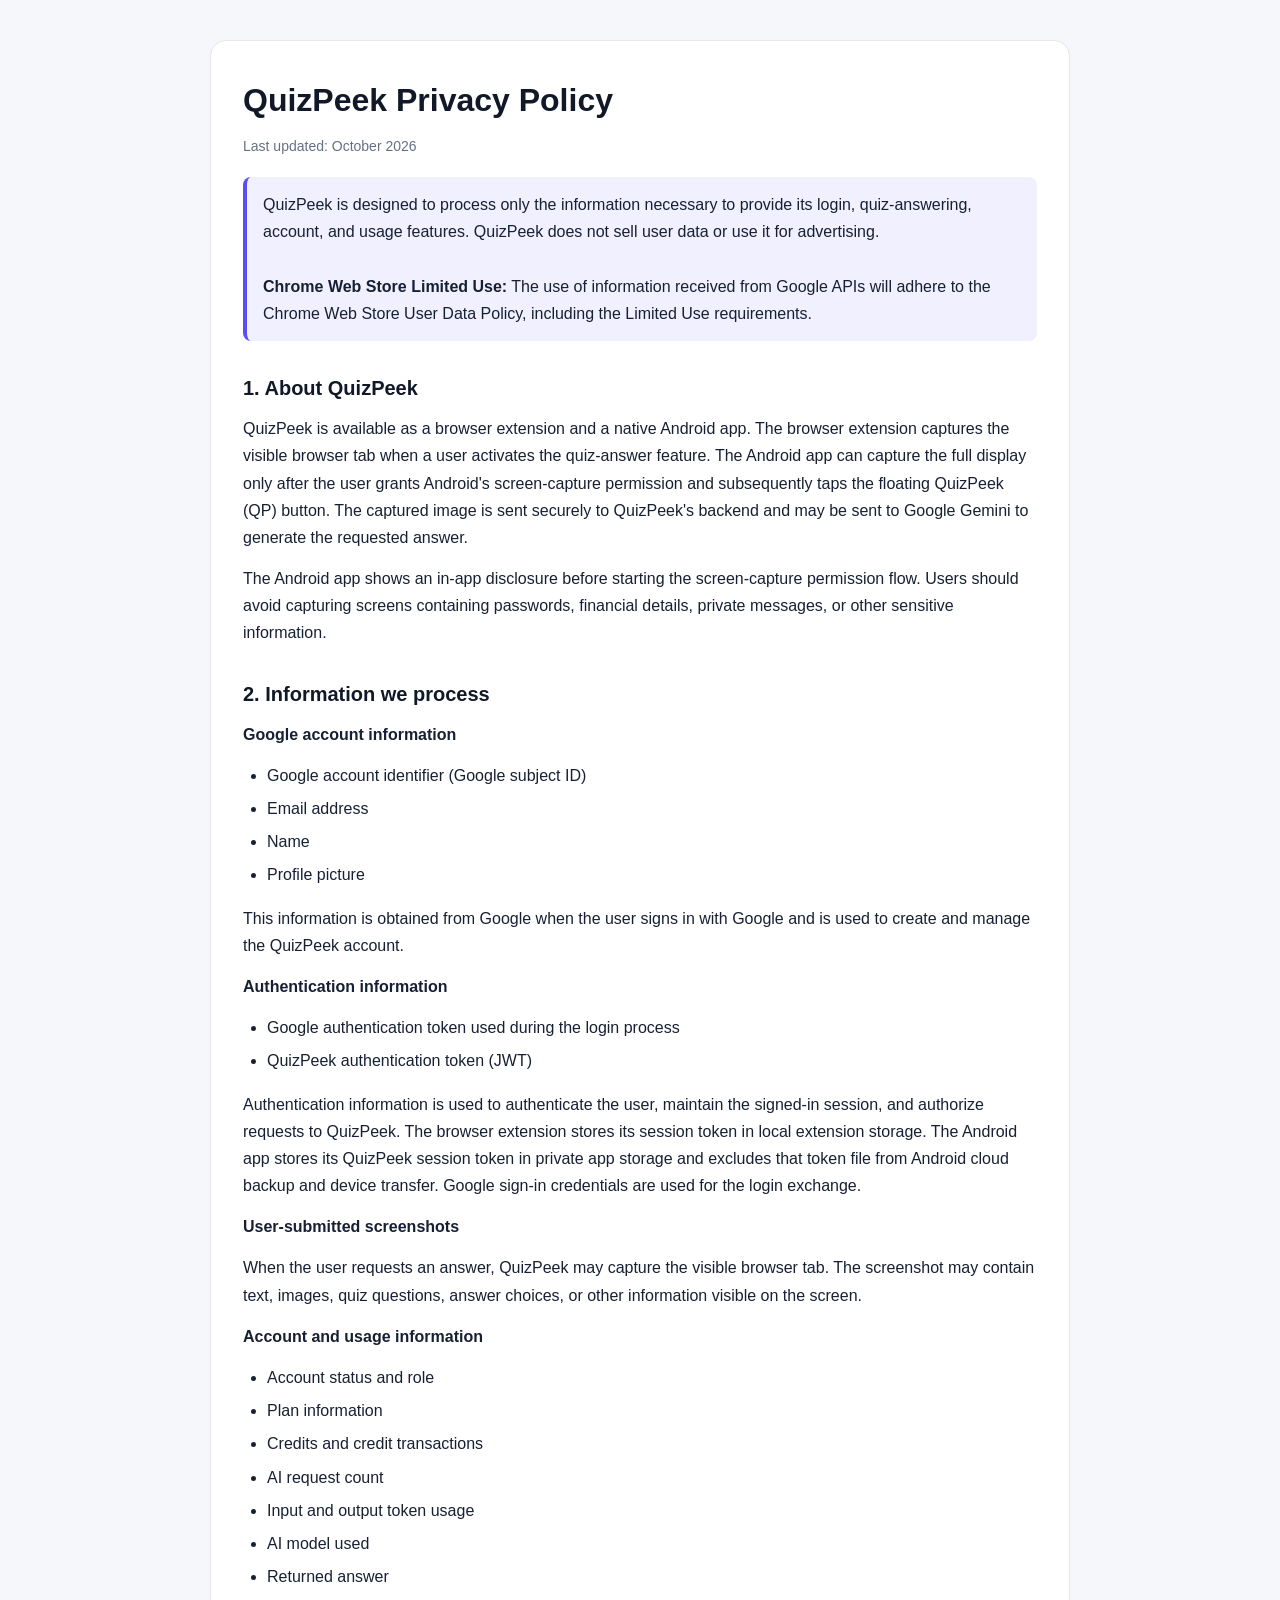
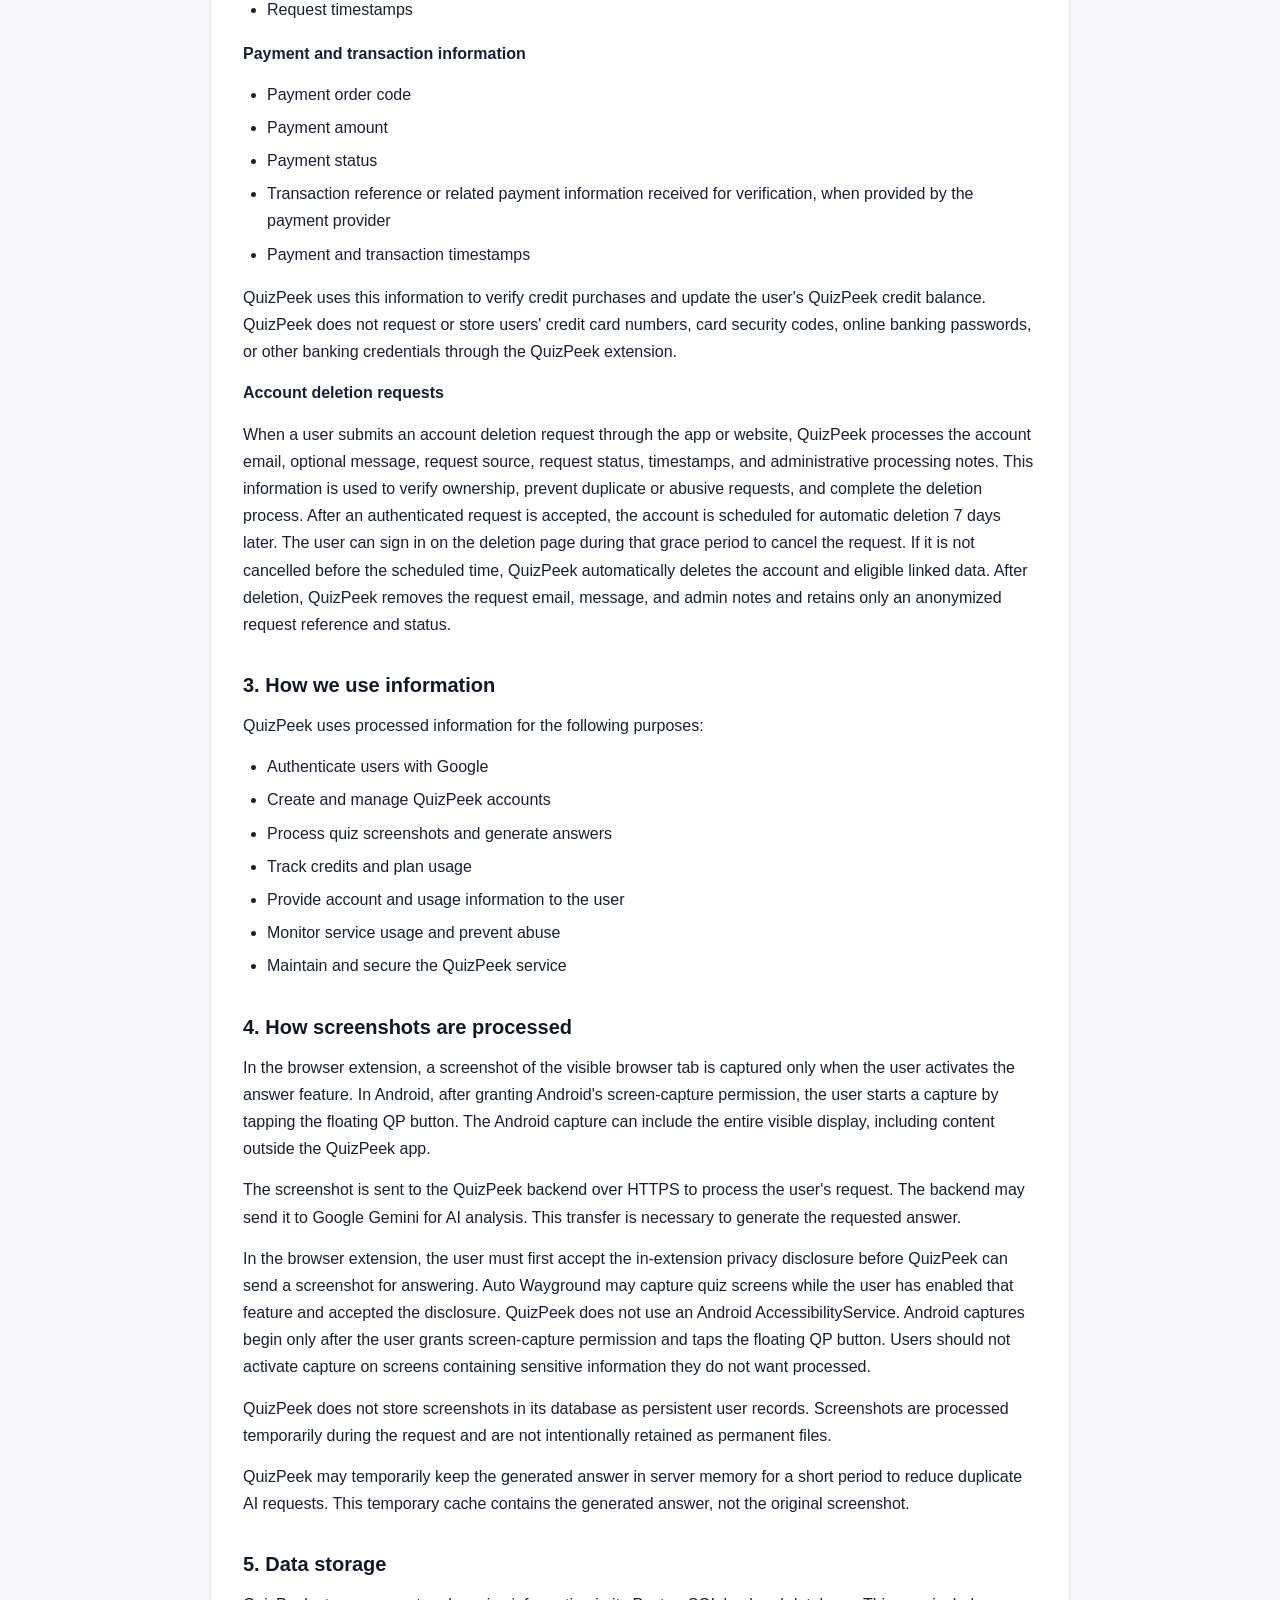
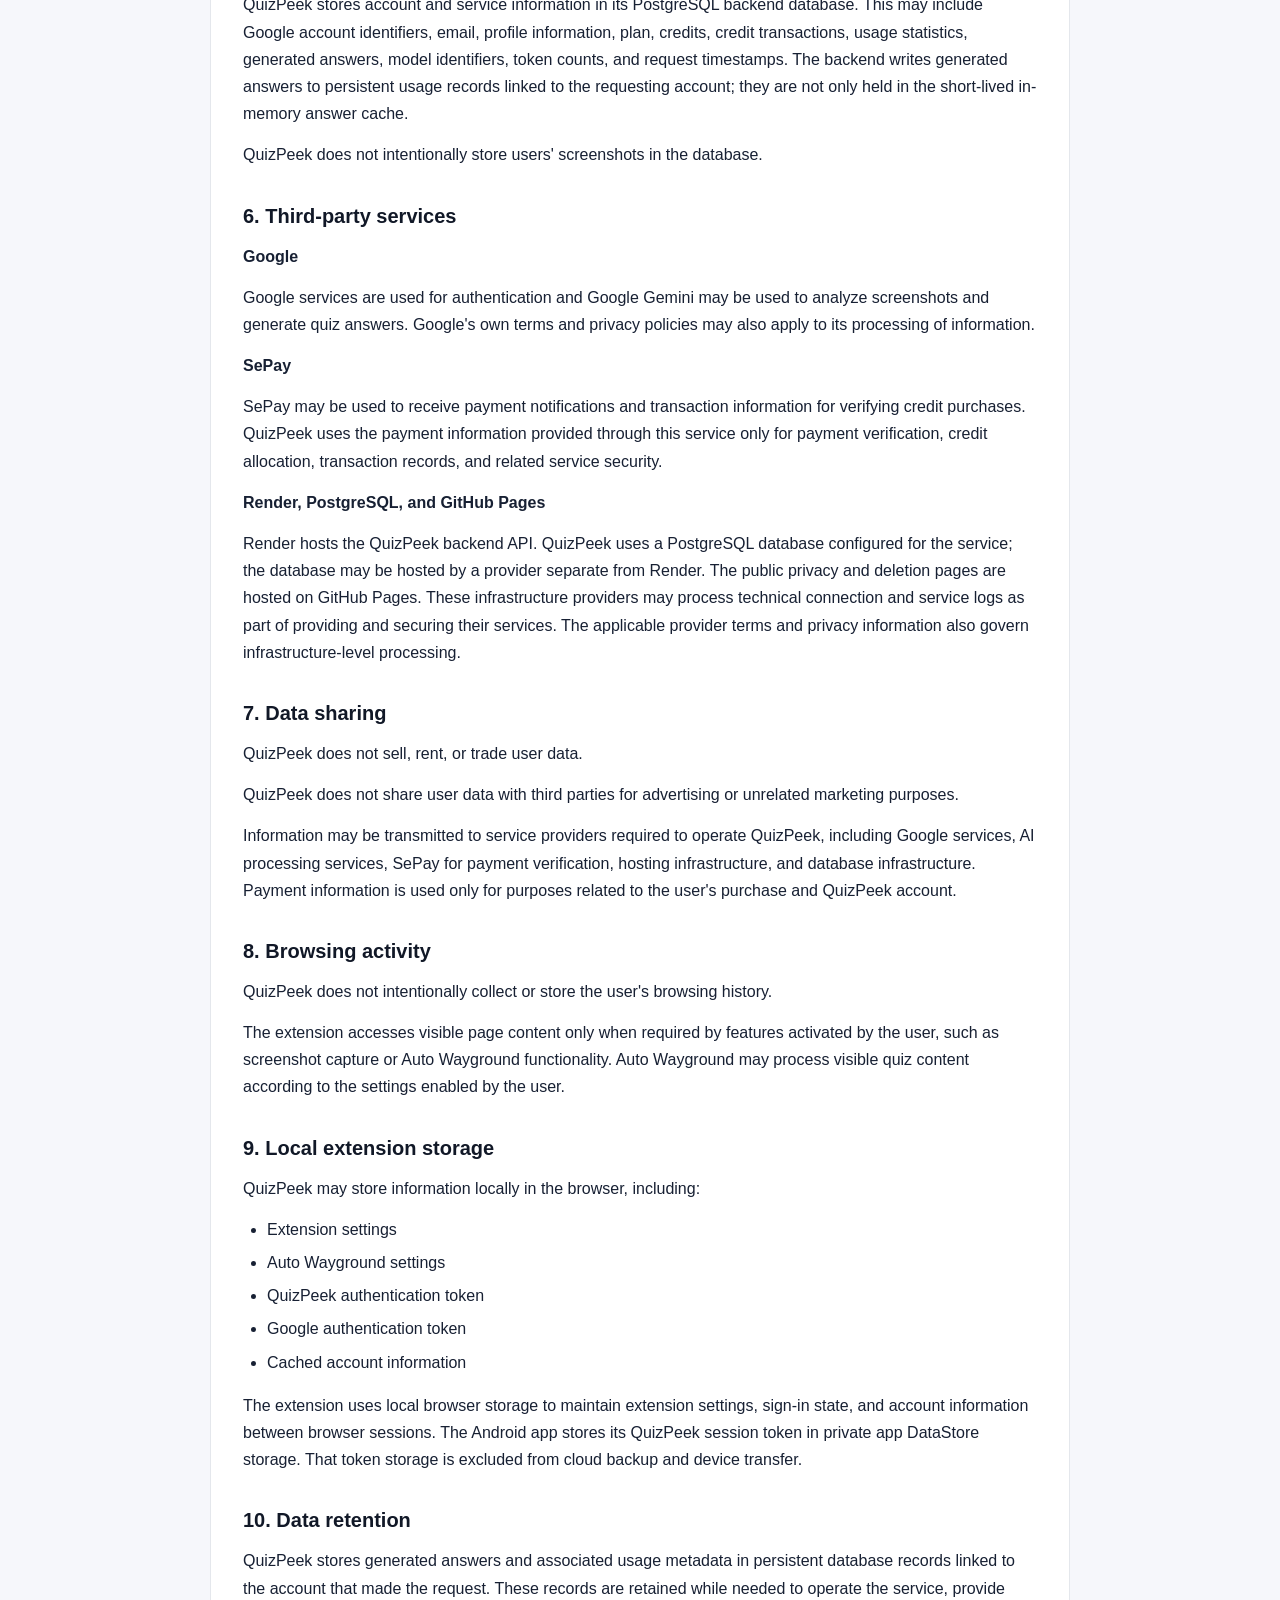
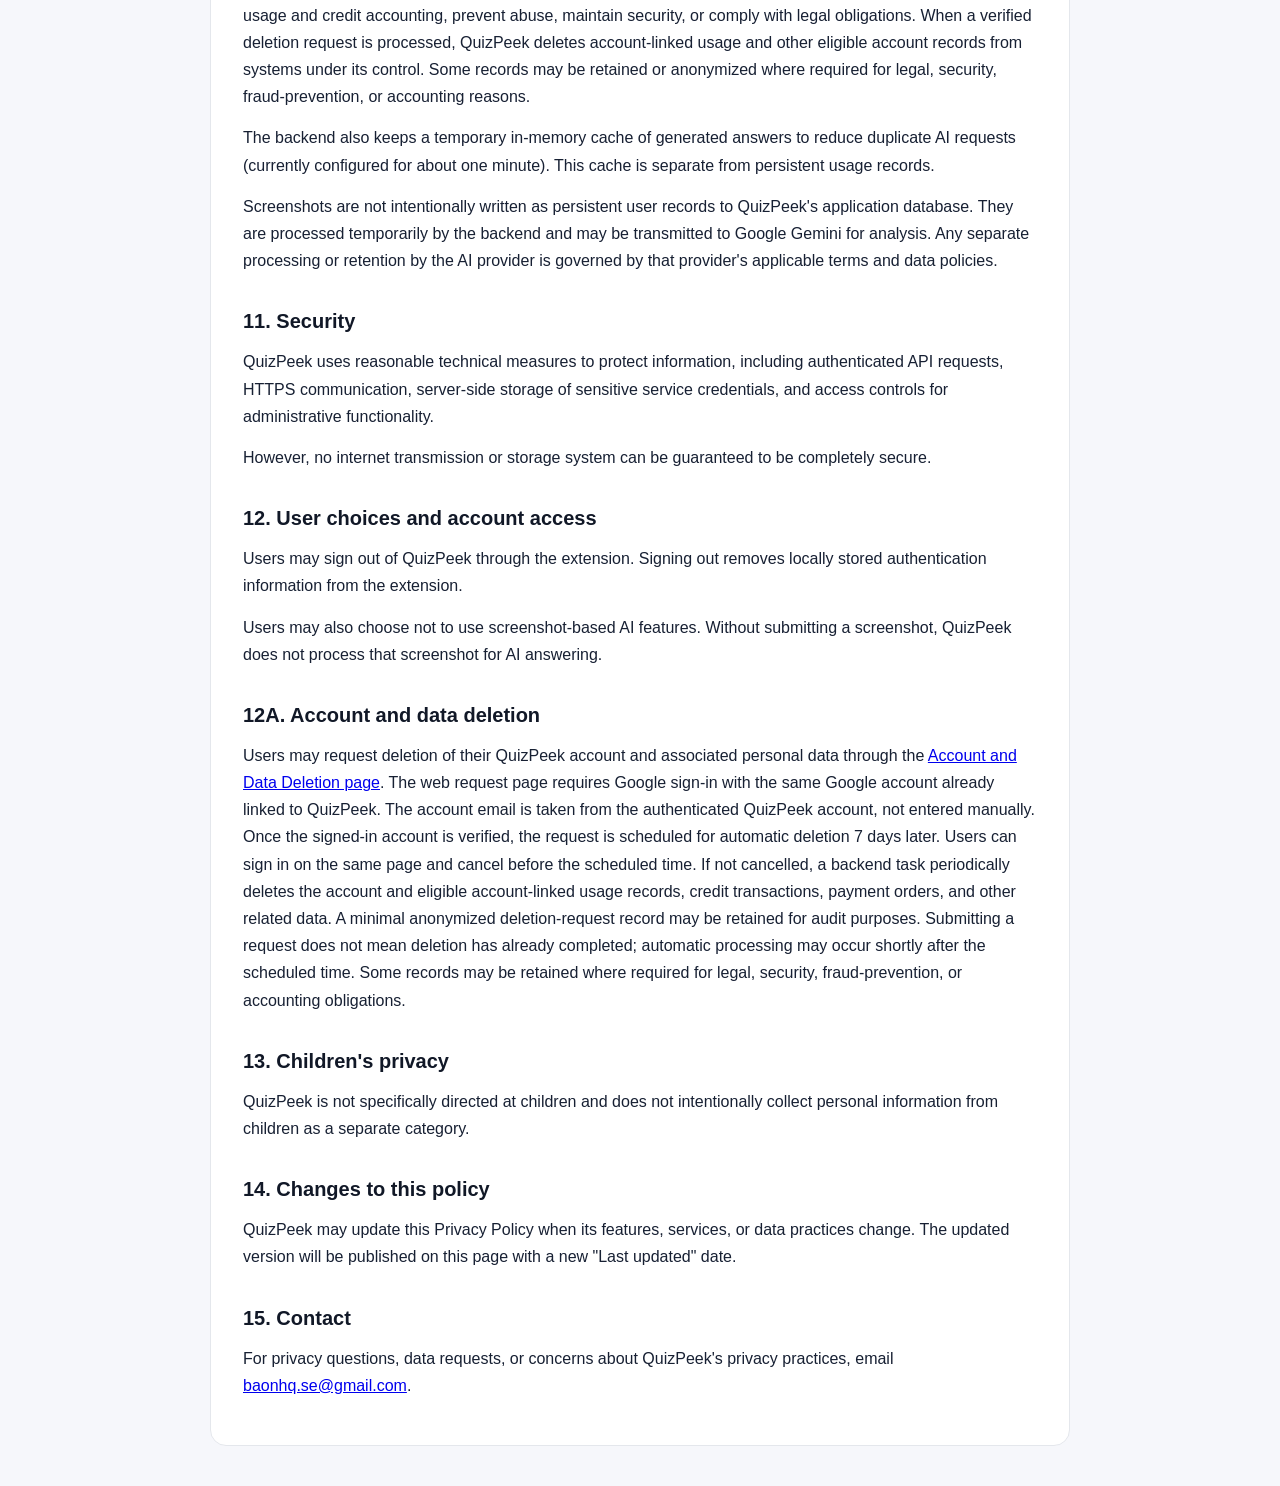
<file: index.html>
<!doctype html>
<html lang="en">
<head>
  <meta charset="UTF-8">
  <meta name="viewport" content="width=device-width, initial-scale=1">
  <meta name="description" content="QuizPeek Privacy Policy">
  <title>QuizPeek Privacy Policy</title>

  <style>
    :root {
      --bg: #f6f7fb;
      --card: #ffffff;
      --text: #172033;
      --muted: #667085;
      --line: #e4e7ec;
      --accent: #5b4df5;
    }

    * {
      box-sizing: border-box;
    }

    body {
      margin: 0;
      background: var(--bg);
      color: var(--text);
      font: 16px/1.7 Arial, sans-serif;
    }

    main {
      max-width: 860px;
      margin: 40px auto;
      padding: 32px;
      background: var(--card);
      border: 1px solid var(--line);
      border-radius: 16px;
    }

    h1 {
      margin: 0 0 8px;
      font-size: 32px;
      color: #111827;
    }

    h2 {
      margin-top: 30px;
      margin-bottom: 10px;
      font-size: 20px;
      color: #111827;
    }

    p {
      margin: 8px 0 14px;
    }

    ul {
      margin-top: 8px;
      padding-left: 24px;
    }

    li {
      margin: 6px 0;
    }

    .updated {
      color: var(--muted);
      font-size: 14px;
    }

    .note {
      padding: 14px 16px;
      margin: 18px 0;
      background: #f1f0ff;
      border-left: 4px solid var(--accent);
      border-radius: 8px;
    }

    @media (max-width: 600px) {
      main {
        margin: 0;
        padding: 22px 18px;
        border-radius: 0;
        border: 0;
      }

      h1 {
        font-size: 27px;
      }

      h2 {
        font-size: 18px;
      }
    }
  </style>
</head>

<body>
  <main>
    <h1>QuizPeek Privacy Policy</h1>
    <p class="updated">Last updated: October 2026</p>

    <div class="note">
      QuizPeek is designed to process only the information necessary
      to provide its login, quiz-answering, account, and usage features.
      QuizPeek does not sell user data or use it for advertising.
      <br><br>
      <strong>Chrome Web Store Limited Use:</strong>
      The use of information received from Google APIs will adhere to the
      Chrome Web Store User Data Policy, including the Limited Use requirements.
    </div>

    <h2>1. About QuizPeek</h2>
    <p>
      QuizPeek is available as a browser extension and a native Android app.
      The browser extension captures the visible browser tab when a user
      activates the quiz-answer feature. The Android app can capture the
      full display only after the user grants Android's screen-capture
      permission and subsequently taps the floating QuizPeek (QP) button.
      The captured image is sent securely to QuizPeek's backend and may be
      sent to Google Gemini to generate the requested answer.
    </p>
    <p>
      The Android app shows an in-app disclosure before starting the
      screen-capture permission flow. Users should avoid capturing screens
      containing passwords, financial details, private messages, or other
      sensitive information.
    </p>

    <h2>2. Information we process</h2>

    <p><strong>Google account information</strong></p>
    <ul>
      <li>Google account identifier (Google subject ID)</li>
      <li>Email address</li>
      <li>Name</li>
      <li>Profile picture</li>
    </ul>

    <p>
      This information is obtained from Google when the user signs in
      with Google and is used to create and manage the QuizPeek account.
    </p>

    <p><strong>Authentication information</strong></p>
    <ul>
      <li>Google authentication token used during the login process</li>
      <li>QuizPeek authentication token (JWT)</li>
    </ul>

    <p>
      Authentication information is used to authenticate the user, maintain
      the signed-in session, and authorize requests to QuizPeek. The browser
      extension stores its session token in local extension storage. The
      Android app stores its QuizPeek session token in private app storage
      and excludes that token file from Android cloud backup and device
      transfer. Google sign-in credentials are used for the login exchange.
    </p>

    <p><strong>User-submitted screenshots</strong></p>
    <p>
      When the user requests an answer, QuizPeek may capture the visible
      browser tab. The screenshot may contain text, images, quiz questions,
      answer choices, or other information visible on the screen.
    </p>

    <p><strong>Account and usage information</strong></p>
    <ul>
      <li>Account status and role</li>
      <li>Plan information</li>
      <li>Credits and credit transactions</li>
      <li>AI request count</li>
      <li>Input and output token usage</li>
      <li>AI model used</li>
      <li>Returned answer</li>
      <li>Request timestamps</li>
    </ul>

    <p><strong>Payment and transaction information</strong></p>
    <ul>
      <li>Payment order code</li>
      <li>Payment amount</li>
      <li>Payment status</li>
      <li>Transaction reference or related payment information received for verification, when provided by the payment provider</li>
      <li>Payment and transaction timestamps</li>
    </ul>

    <p>
      QuizPeek uses this information to verify credit purchases and update
      the user's QuizPeek credit balance. QuizPeek does not request or
      store users' credit card numbers, card security codes, online banking
      passwords, or other banking credentials through the QuizPeek extension.
    </p>

    <p><strong>Account deletion requests</strong></p>
    <p>
      When a user submits an account deletion request through the app or
      website, QuizPeek processes the account email, optional message, request
      source, request status, timestamps, and administrative processing notes.
      This information is used to verify ownership, prevent duplicate or
      abusive requests, and complete the deletion process. After an authenticated
      request is accepted, the account is scheduled for automatic deletion 7 days
      later. The user can sign in on the deletion page during that grace period
      to cancel the request. If it is not cancelled before the scheduled time,
      QuizPeek automatically deletes the account and eligible linked data.
      After deletion, QuizPeek removes the request email, message, and admin
      notes and retains only an anonymized request reference and status.
    </p>

    <h2>3. How we use information</h2>
    <p>QuizPeek uses processed information for the following purposes:</p>
    <ul>
      <li>Authenticate users with Google</li>
      <li>Create and manage QuizPeek accounts</li>
      <li>Process quiz screenshots and generate answers</li>
      <li>Track credits and plan usage</li>
      <li>Provide account and usage information to the user</li>
      <li>Monitor service usage and prevent abuse</li>
      <li>Maintain and secure the QuizPeek service</li>
    </ul>

    <h2>4. How screenshots are processed</h2>
    <p>
      In the browser extension, a screenshot of the visible browser tab is
      captured only when the user activates the answer feature. In Android,
      after granting Android's screen-capture permission, the user starts a
      capture by tapping the floating QP button. The Android capture can
      include the entire visible display, including content outside the
      QuizPeek app.
    </p>

    <p>
      The screenshot is sent to the QuizPeek backend over HTTPS to process
      the user's request. The backend may send it to Google Gemini for AI
      analysis. This transfer is necessary to generate the requested answer.
    </p>

    <p>
      In the browser extension, the user must first accept the in-extension
      privacy disclosure before QuizPeek can send a screenshot for answering.
      Auto Wayground may capture quiz screens while the user has enabled that
      feature and accepted the disclosure. QuizPeek does not use an Android
      AccessibilityService. Android captures begin only after the user grants
      screen-capture permission and taps the floating QP button. Users should
      not activate capture on screens containing sensitive information they do
      not want processed.
    </p>

    <p>
      QuizPeek does not store screenshots in its database as persistent
      user records. Screenshots are processed temporarily during the
      request and are not intentionally retained as permanent files.
    </p>

    <p>
      QuizPeek may temporarily keep the generated answer in server memory
      for a short period to reduce duplicate AI requests. This temporary
      cache contains the generated answer, not the original screenshot.
    </p>

    <h2>5. Data storage</h2>
    <p>
      QuizPeek stores account and service information in its PostgreSQL
      backend database. This may include Google account identifiers, email,
      profile information, plan, credits, credit transactions, usage
      statistics, generated answers, model identifiers, token counts, and
      request timestamps. The backend writes generated answers to persistent
      usage records linked to the requesting account; they are not only held
      in the short-lived in-memory answer cache.
    </p>

    <p>
      QuizPeek does not intentionally store users' screenshots in the
      database.
    </p>

    <h2>6. Third-party services</h2>

    <p><strong>Google</strong></p>
    <p>
      Google services are used for authentication and Google Gemini may
      be used to analyze screenshots and generate quiz answers.
      Google's own terms and privacy policies may also apply to its
      processing of information.
    </p>

    <p><strong>SePay</strong></p>
    <p>
      SePay may be used to receive payment notifications and transaction
      information for verifying credit purchases. QuizPeek uses the payment
      information provided through this service only for payment verification,
      credit allocation, transaction records, and related service security.
    </p>

    <p><strong>Render, PostgreSQL, and GitHub Pages</strong></p>
    <p>
      Render hosts the QuizPeek backend API. QuizPeek uses a PostgreSQL
      database configured for the service; the database may be hosted by a
      provider separate from Render. The public privacy and deletion pages
      are hosted on GitHub Pages. These infrastructure providers may process
      technical connection and service logs as part of providing and securing
      their services. The applicable provider terms and privacy information
      also govern infrastructure-level processing.
    </p>

    <h2>7. Data sharing</h2>
    <p>
      QuizPeek does not sell, rent, or trade user data.
    </p>

    <p>
      QuizPeek does not share user data with third parties for advertising
      or unrelated marketing purposes.
    </p>

    <p>
      Information may be transmitted to service providers required to
      operate QuizPeek, including Google services, AI processing services,
      SePay for payment verification, hosting infrastructure, and database
      infrastructure. Payment information is used only for purposes related
      to the user's purchase and QuizPeek account.
    </p>

    <h2>8. Browsing activity</h2>
    <p>
      QuizPeek does not intentionally collect or store the user's browsing
      history.
    </p>

    <p>
      The extension accesses visible page content only when required by
      features activated by the user, such as screenshot capture or
      Auto Wayground functionality. Auto Wayground may process visible
      quiz content according to the settings enabled by the user.
    </p>

    <h2>9. Local extension storage</h2>
    <p>
      QuizPeek may store information locally in the browser, including:
    </p>

    <ul>
      <li>Extension settings</li>
      <li>Auto Wayground settings</li>
      <li>QuizPeek authentication token</li>
      <li>Google authentication token</li>
      <li>Cached account information</li>
    </ul>

    <p>
      The extension uses local browser storage to maintain extension
      settings, sign-in state, and account information between browser
      sessions. The Android app stores its QuizPeek session token in private
      app DataStore storage. That token storage is excluded from cloud
      backup and device transfer.
    </p>

    <h2>10. Data retention</h2>
    <p>
      QuizPeek stores generated answers and associated usage metadata in
      persistent database records linked to the account that made the
      request. These records are retained while needed to operate the
      service, provide usage and credit accounting, prevent abuse, maintain
      security, or comply with legal obligations. When a verified deletion
      request is processed, QuizPeek deletes account-linked usage and other
      eligible account records from systems under its control. Some records
      may be retained or anonymized where required for legal, security,
      fraud-prevention, or accounting reasons.
    </p>
    <p>
      The backend also keeps a temporary in-memory cache of generated answers
      to reduce duplicate AI requests (currently configured for about one
      minute). This cache is separate from persistent usage records.
    </p>
    <p>
      Screenshots are not intentionally written as persistent user records
      to QuizPeek's application database. They are processed temporarily by
      the backend and may be transmitted to Google Gemini for analysis. Any
      separate processing or retention by the AI provider is governed by
      that provider's applicable terms and data policies.
    </p>

    <h2>11. Security</h2>
    <p>
      QuizPeek uses reasonable technical measures to protect information,
      including authenticated API requests, HTTPS communication, server-side
      storage of sensitive service credentials, and access controls for
      administrative functionality.
    </p>

    <p>
      However, no internet transmission or storage system can be guaranteed
      to be completely secure.
    </p>

    <h2>12. User choices and account access</h2>
    <p>
      Users may sign out of QuizPeek through the extension. Signing out
      removes locally stored authentication information from the extension.
    </p>

    <p>
      Users may also choose not to use screenshot-based AI features.
      Without submitting a screenshot, QuizPeek does not process that
      screenshot for AI answering.
    </p>

    <h2>12A. Account and data deletion</h2>
    <p>
      Users may request deletion of their QuizPeek account and associated
      personal data through the
      <a href="./delete-account.html">Account and Data Deletion page</a>.
      The web request page requires Google sign-in with the same Google
      account already linked to QuizPeek. The account email is taken from
      the authenticated QuizPeek account, not entered manually. Once the
      signed-in account is verified, the request is scheduled for automatic
      deletion 7 days later. Users can sign in on the same page and cancel
      before the scheduled time. If not cancelled, a backend task periodically
      deletes the account and eligible account-linked usage records, credit
      transactions, payment orders, and other related data. A minimal anonymized
      deletion-request record may be retained for audit purposes. Submitting
      a request does not mean deletion has already completed; automatic
      processing may occur shortly after the scheduled time. Some records may
      be retained where required for legal, security, fraud-prevention, or
      accounting obligations.
    </p>

    <h2>13. Children's privacy</h2>
    <p>
      QuizPeek is not specifically directed at children and does not
      intentionally collect personal information from children as a
      separate category.
    </p>

    <h2>14. Changes to this policy</h2>
    <p>
      QuizPeek may update this Privacy Policy when its features, services,
      or data practices change. The updated version will be published on
      this page with a new "Last updated" date.
    </p>

    <h2>15. Contact</h2>
    <p>
      For privacy questions, data requests, or concerns about QuizPeek's
      privacy practices, email
      <a href="mailto:baonhq.se@gmail.com">baonhq.se@gmail.com</a>.
    </p>
  </main>
</body>
</html>
</file>
